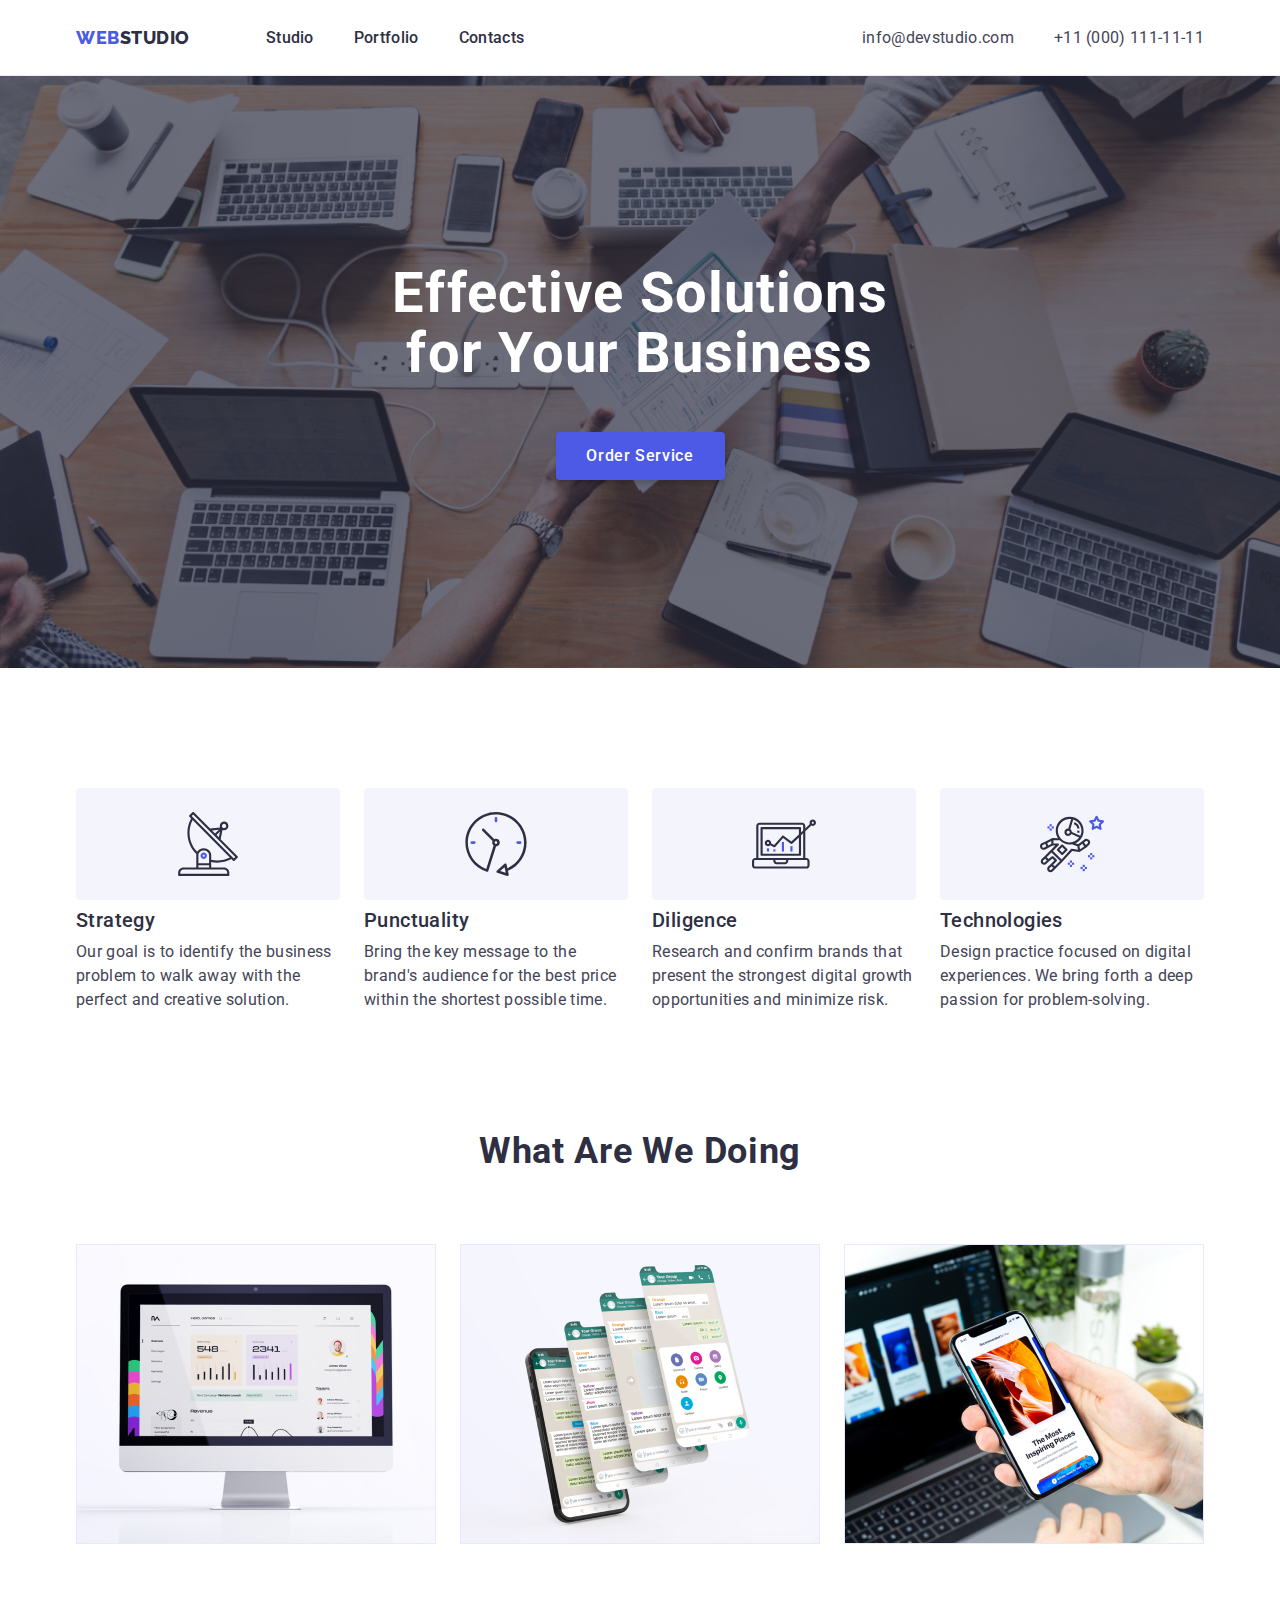
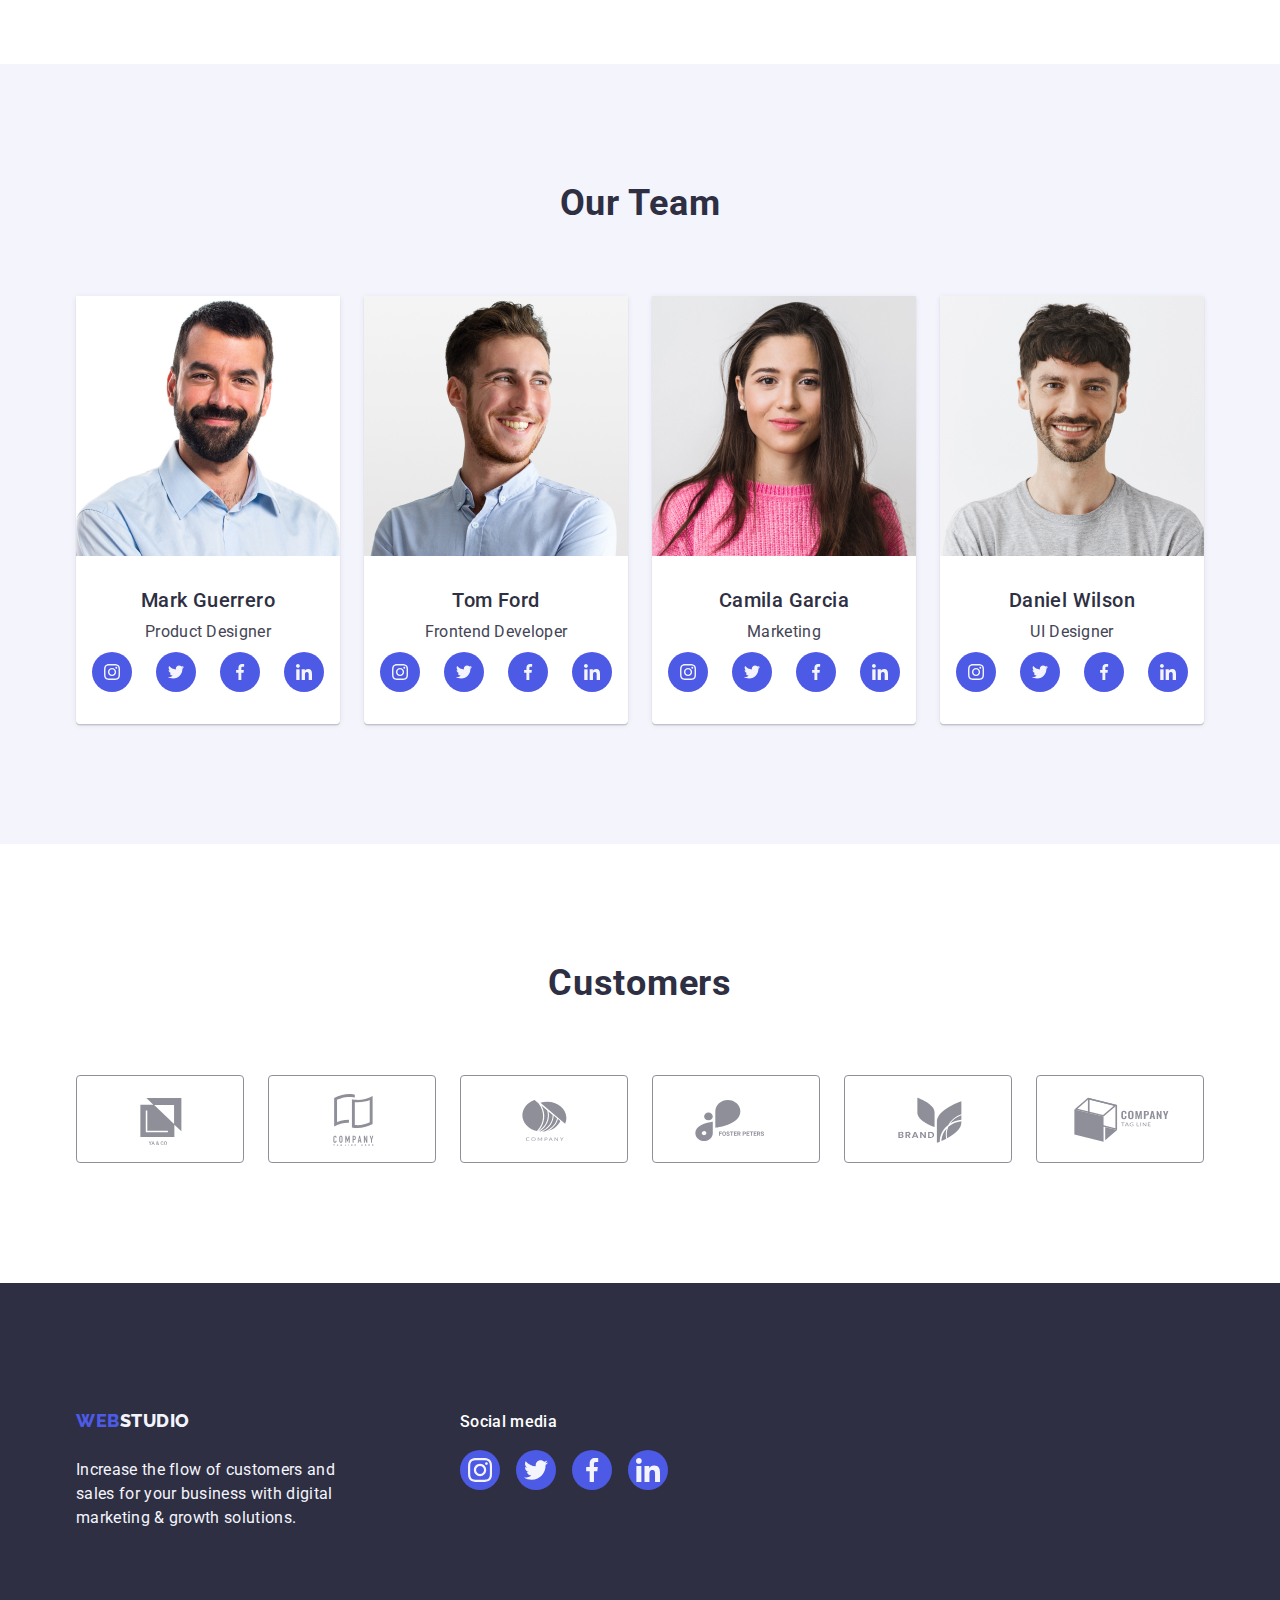
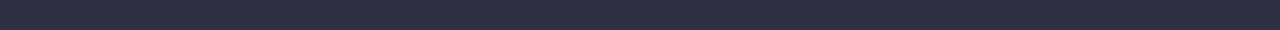
<file: index.html>
<!DOCTYPE html>
<html lang="en">
  <head>
    <meta charset="UTF-8" />
    <meta http-equiv="X-UA-Compatible" content="IE=edge" />
    <meta name="viewport" content="width=device-width, initial-scale=1.0" />
    <title>WebStudio</title>
    <link
      rel="stylesheet"
      href="https://cdnjs.cloudflare.com/ajax/libs/modern-normalize/1.1.0/modern-normalize.min.css"
    />
    <link rel="stylesheet" href="./css/styles.css" />
    <link rel="preconnect" href="https://fonts.googleapis.com" />
    <link rel="preconnect" href="https://fonts.gstatic.com" crossorigin />
    <link
      href="https://fonts.googleapis.com/css2?family=Raleway:wght@800&family=Roboto:wght@400;500;700;900&display=swap"
      rel="stylesheet"
    />
  </head>
  <body>
    <header class="header-border">
      <div class="container header-container">
        <nav class="list header-nav">
          <a href="./index.html" class="logo-link link"
            >Web<span class="studio">Studio</span></a
          >

          <ul class="header-list list">
            <li>
              <a class="menu-link link header-nav-link" href="./index.html"
                >Studio</a
              >
            </li>
            <li>
              <a class="menu-link link header-nav-link" href="./portfolio.html"
                >Portfolio</a
              >
            </li>
            <li>
              <a class="menu-link link header-nav-link" href="">Contacts</a>
            </li>
          </ul>
        </nav>
        <address class="contact list">
          <ul class="contact list">
            <li>
              <a
                class="contact-link link header-nav-link"
                href="mailto:info@devstudio.com"
                >info@devstudio.com</a
              >
            </li>
            <li>
              <a
                class="contact-link link header-nav-link"
                href="tel:+110001111111"
                >+11 (000) 111-11-11</a
              >
            </li>
          </ul>
        </address>
      </div>
    </header>
    <main>
      <!-- Секция-1  -->
      <section class="first-s section-order">
        <div class="container">
          <h1 class="sectionh order-cotainer">
            Effective Solutions for Your Business
          </h1>
          <button class="btn-order order-cotainer" type="button">
            Order Service
          </button>
        </div>
      </section>
      <!-- Секция-2  -->
      <section class="section">
        <div class="container">
          <h2 class="visually-hidden">Section2</h2>
          <ul class="list section-info">
            <li class="section-info-list">
              <div class="section-list">
                <svg class="svg" width="64" height="64">
                  <use href="./images/icons.svg#icon-antenna"></use>
                </svg>
              </div>
              <h3 class="sectionhhh">Strategy</h3>
              <p class="info-p">
                Our goal is to identify the business problem to walk away with
                the perfect and creative solution.
              </p>
            </li>
            <li class="section-info-list">
              <div class="section-list">
                <svg class="svg" width="64" height="64">
                  <use href="./images/icons.svg#icon-clock"></use>
                </svg>
              </div>
              <h3 class="sectionhhh">Punctuality</h3>
              <p class="info-p">
                Bring the key message to the brand's audience for the best price
                within the shortest possible time.
              </p>
            </li>
            <li class="section-info-list">
              <div class="section-list">
                <svg class="svg" width="64" height="64">
                  <use href="./images/icons.svg#icon-diagram"></use>
                </svg>
              </div>
              <h3 class="sectionhhh">Diligence</h3>
              <p class="info-p">
                Research and confirm brands that present the strongest digital
                growth opportunities and minimize risk.
              </p>
            </li>
            <li class="section-info-list">
              <div class="section-list">
                <svg class="svg" width="64" height="64">
                  <use href="./images/icons.svg#icon-astronaut"></use>
                </svg>
              </div>
              <h3 class="sectionhhh">Technologies</h3>
              <p class="info-p">
                Design practice focused on digital experiences. We bring forth a
                deep passion for problem-solving.
              </p>
            </li>
          </ul>
        </div>
      </section>
      <!-- Секция-3  -->
      <section class="section section-fall">
        <div class="container">
          <h2 class="secthh list">What are we doing</h2>
          <ul class="team-list list">
            <li class="img-list">
              <img
                src="./images/computer.jpg"
                alt="computer"
                width="360"
                height="300"
              />
            </li>
            <li class="img-list">
              <img
                src="./images/site.jpg"
                alt="iphone"
                width="360"
                height="300"
              />
            </li>
            <li class="img-list">
              <img
                src="./images/phone.jpg"
                alt="computer and iphone"
                width="360"
                height="300"
              />
            </li>
          </ul>
        </div>
      </section>
      <!-- Секция-4  -->
      <section class="sectionteam section">
        <div class="container">
          <h2 class="secthh list">Our Team</h2>
          <ul class="team-list list">
            <li class="team-back">
              <img src="./images/mark.jpg" alt="defect" width="264" />
              <div class="worker">
                <h3 class="section-name">Mark Guerrero</h3>
                <p class="info-page">Product Designer</p>
                <ul class="list social-list">
                  <li class="social-list-item">
                    <a href="" class="btn-link">
                      <svg class="team-svg" width="16" height="16">
                        <use href="./images/icons.svg#icon-instagram"></use>
                      </svg>
                    </a>
                  </li>
                  <li class="social-list-item">
                    <a href="" class="btn-link">
                      <svg class="team-svg" width="16" height="16">
                        <use href="./images/icons.svg#icon-twitter"></use>
                      </svg>
                    </a>
                  </li>
                  <li class="social-list-item">
                    <a href="" class="btn-link">
                      <svg class="team-svg" width="16" height="16">
                        <use href="./images/icons.svg#icon-facebook"></use>
                      </svg>
                    </a>
                  </li>
                  <li class="social-list-item">
                    <a href="" class="btn-link">
                      <svg class="team-svg" width="16" height="16">
                        <use href="./images/icons.svg#icon-linkedin"></use>
                      </svg>
                    </a>
                  </li>
                </ul>
              </div>
            </li>
            <li class="team-back">
              <img src="./images/tom.jpg" alt="defect" width="264" />
              <div class="worker">
                <h3 class="section-name">Tom Ford</h3>
                <p class="info-page">Frontend Developer</p>
                <ul class="list social-list">
                  <li class="social-list-item">
                    <a href="" class="btn-link">
                      <svg class="team-svg" width="16" height="16">
                        <use href="./images/icons.svg#icon-instagram"></use>
                      </svg>
                    </a>
                  </li>
                  <li class="social-list-item">
                    <a href="" class="btn-link">
                      <svg class="team-svg" width="16" height="16">
                        <use href="./images/icons.svg#icon-twitter"></use>
                      </svg>
                    </a>
                  </li>
                  <li class="social-list-item">
                    <a href="" class="btn-link">
                      <svg class="team-svg" width="16" height="16">
                        <use href="./images/icons.svg#icon-facebook"></use>
                      </svg>
                    </a>
                  </li>
                  <li class="social-list-item">
                    <a href="" class="btn-link">
                      <svg class="team-svg" width="16" height="16">
                        <use href="./images/icons.svg#icon-linkedin"></use>
                      </svg>
                    </a>
                  </li>
                </ul>
              </div>
            </li>
            <li class="team-back">
              <img src="./images/camila.jpg" alt="defect" width="264" />
              <div class="worker">
                <h3 class="section-name">Camila Garcia</h3>
                <p class="info-page">Marketing</p>
                <ul class="list social-list">
                  <li class="social-list-item">
                    <a href="" class="btn-link">
                      <svg class="team-svg" width="16" height="16">
                        <use href="./images/icons.svg#icon-instagram"></use>
                      </svg>
                    </a>
                  </li>
                  <li class="social-list-item">
                    <a href="" class="btn-link">
                      <svg class="team-svg" width="16" height="16">
                        <use href="./images/icons.svg#icon-twitter"></use>
                      </svg>
                    </a>
                  </li>
                  <li class="social-list-item">
                    <a href="" class="btn-link">
                      <svg class="team-svg" width="16" height="16">
                        <use href="./images/icons.svg#icon-facebook"></use>
                      </svg>
                    </a>
                  </li>
                  <li class="social-list-item">
                    <a href="" class="btn-link">
                      <svg class="team-svg" width="16" height="16">
                        <use href="./images/icons.svg#icon-linkedin"></use>
                      </svg>
                    </a>
                  </li>
                </ul>
              </div>
            </li>
            <li class="team-back">
              <img src="./images/daniel.jpg" alt="defect" width="264" />
              <div class="worker">
                <h3 class="section-name">Daniel Wilson</h3>
                <p class="info-page">UI Designer</p>
                <ul class="list social-list">
                  <li class="social-list-item">
                    <a href="" class="btn-link">
                      <svg class="team-svg" width="16" height="16">
                        <use href="./images/icons.svg#icon-instagram"></use>
                      </svg>
                    </a>
                  </li>
                  <li class="social-list-item">
                    <a href="" class="btn-link">
                      <svg class="team-svg" width="16" height="16">
                        <use href="./images/icons.svg#icon-twitter"></use>
                      </svg>
                    </a>
                  </li>
                  <li class="social-list-item">
                    <a href="" class="btn-link">
                      <svg class="team-svg" width="16" height="16">
                        <use href="./images/icons.svg#icon-facebook"></use>
                      </svg>
                    </a>
                  </li>
                  <li class="social-list-item">
                    <a href="" class="btn-link">
                      <svg class="team-svg" width="16" height="16">
                        <use href="./images/icons.svg#icon-linkedin"></use>
                      </svg>
                    </a>
                  </li>
                </ul>
              </div>
            </li>
          </ul>
        </div>
      </section>
      <!-- Customers  -->
      <section class="section sec">
        <div class="container">
          <h2 class="secthh list customer">Customers</h2>
          <ul class="list customer-sec">
            <li class="footer-list">
              <a href="" class="customer-link link">
                <svg class="customer-svg" width="104" height="56">
                  <use href="./images/icons.svg#icon-yaco"></use>
                </svg>
              </a>
            </li>
            <li class="footer-list">
              <a href="" class="customer-link link">
                <svg class="customer-svg" width="104" height="56">
                  <use href="./images/icons.svg#icon-cth"></use>
                </svg>
              </a>
            </li>
            <li class="footer-list">
              <a href="" class="customer-link link">
                <svg class="customer-svg" width="104" height="56">
                  <use href="./images/icons.svg#icon-company"></use>
                </svg>
              </a>
            </li>
            <li class="footer-list">
              <a href="" class="customer-link link">
                <svg class="customer-svg" width="104" height="56">
                  <use href="./images/icons.svg#icon-foster"></use>
                </svg>
              </a>
            </li>
            <li class="footer-list">
              <a href="" class="customer-link link">
                <svg class="customer-svg" width="104" height="56">
                  <use href="./images/icons.svg#icon-brand"></use>
                </svg>
              </a>
            </li>
            <li class="footer-list">
              <a href="" class="customer-link link">
                <svg class="customer-svg" width="104" height="56">
                  <use href="./images/icons.svg#icon-ctl"></use>
                </svg>
              </a>
            </li>
          </ul>
        </div>
      </section>
    </main>
    <!-- End  -->
    <footer class="end">
      <div class="container sec-footer">
        <div class="foot-div">
          <a class="logo-link link footer-logo" href="./index.html"
            >Web<span class="st-footer">Studio</span></a
          >
          <p class="footend">
            Increase the flow of customers and sales for your business with
            digital marketing & growth solutions.
          </p>
        </div>
        <div>
          <p class="social-media">Social media</p>
          <ul class="social-list foot-list list">
            <li class="social-list">
              <a href="" class="btn-link btn-link-footer">
                <svg class="use-sec-footer" width="24" height="24">
                  <use href="./images/icons.svg#icon-instagram"></use>
                </svg>
              </a>
            </li>
            <li class="social-list">
              <a href="" class="btn-link btn-link-footer">
                <svg class="use-sec-footer" width="24" height="24">
                  <use href="./images/icons.svg#icon-twitter"></use>
                </svg>
              </a>
            </li>
            <li class="social-list">
              <a href="" class="btn-link btn-link-footer">
                <svg class="use-sec-footer" width="24" height="24">
                  <use href="./images/icons.svg#icon-facebook"></use>
                </svg>
              </a>
            </li>
            <li class="social-list">
              <a href="" class="btn-link btn-link-footer">
                <svg class="use-sec-footer" width="24" height="24">
                  <use href="./images/icons.svg#icon-linkedin"></use>
                </svg>
              </a>
            </li>
          </ul>
        </div>
      </div>
    </footer>
  </body>
</html>
</file>
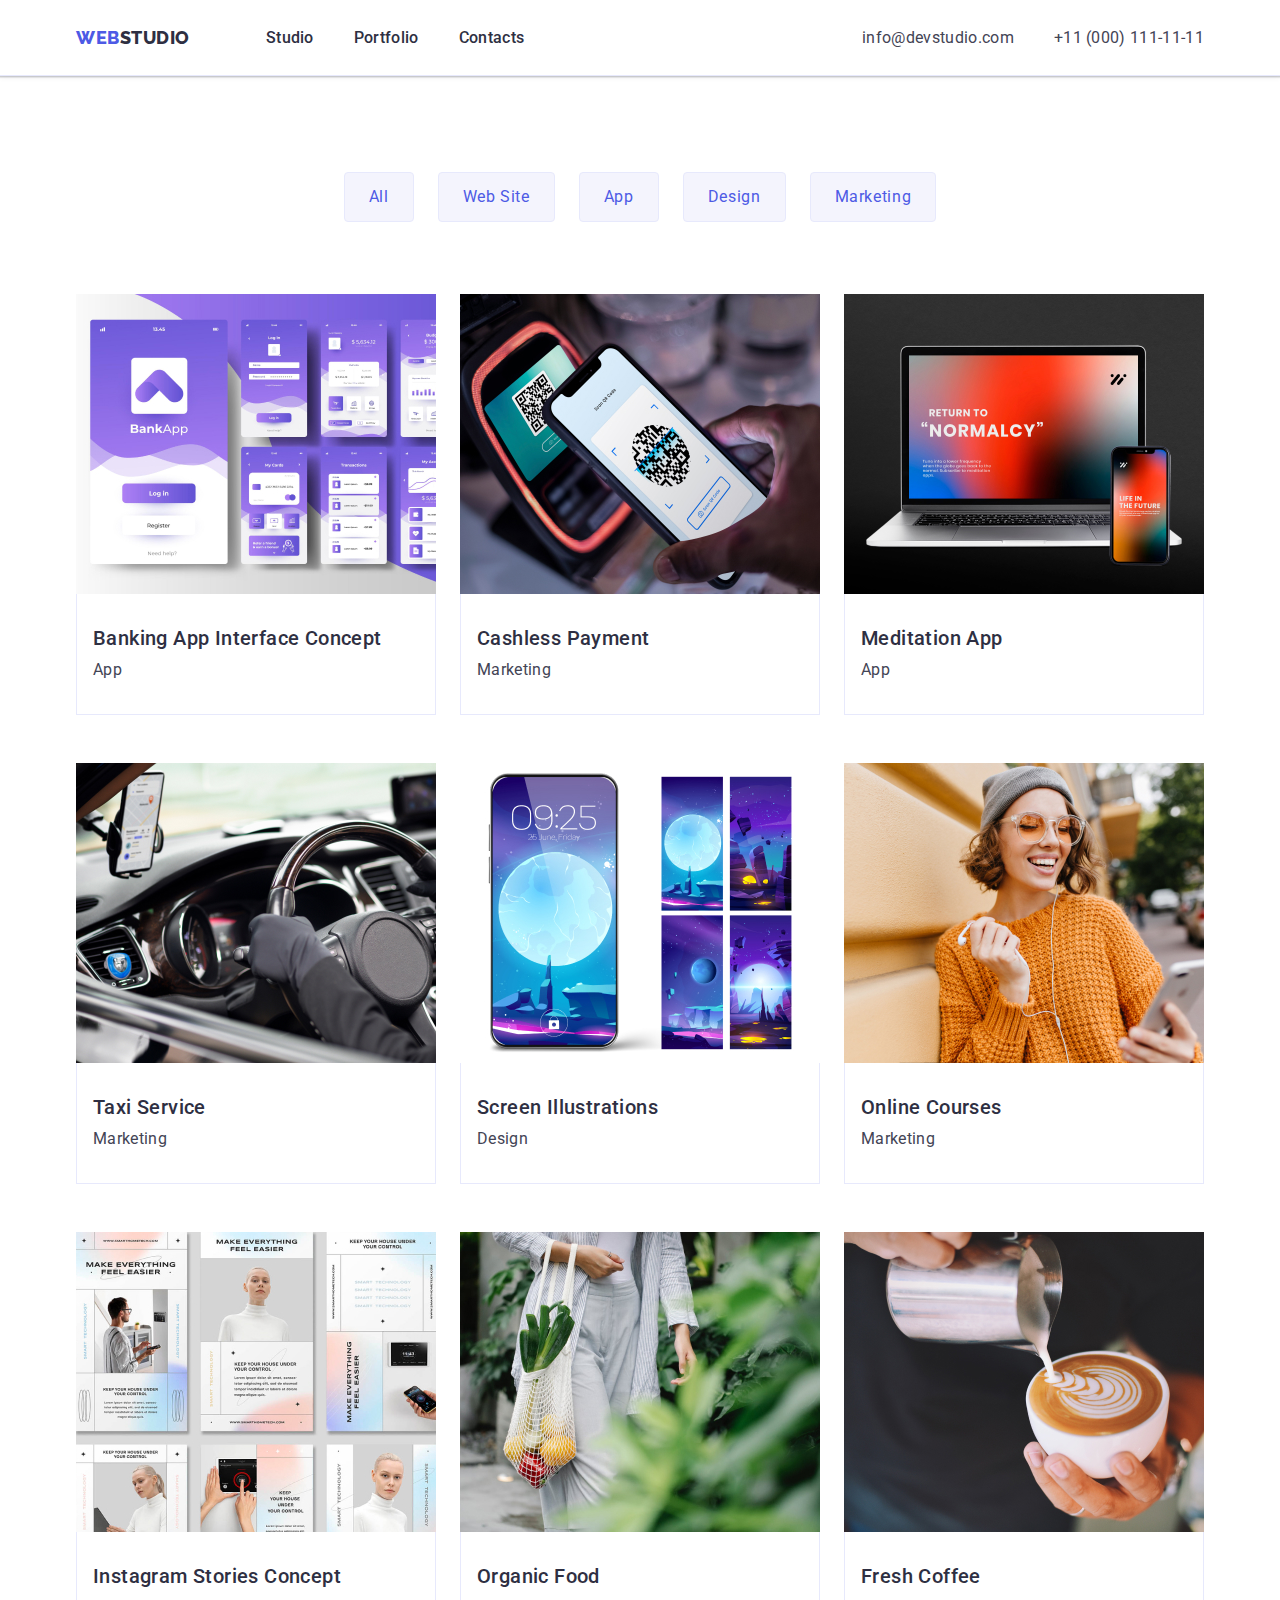
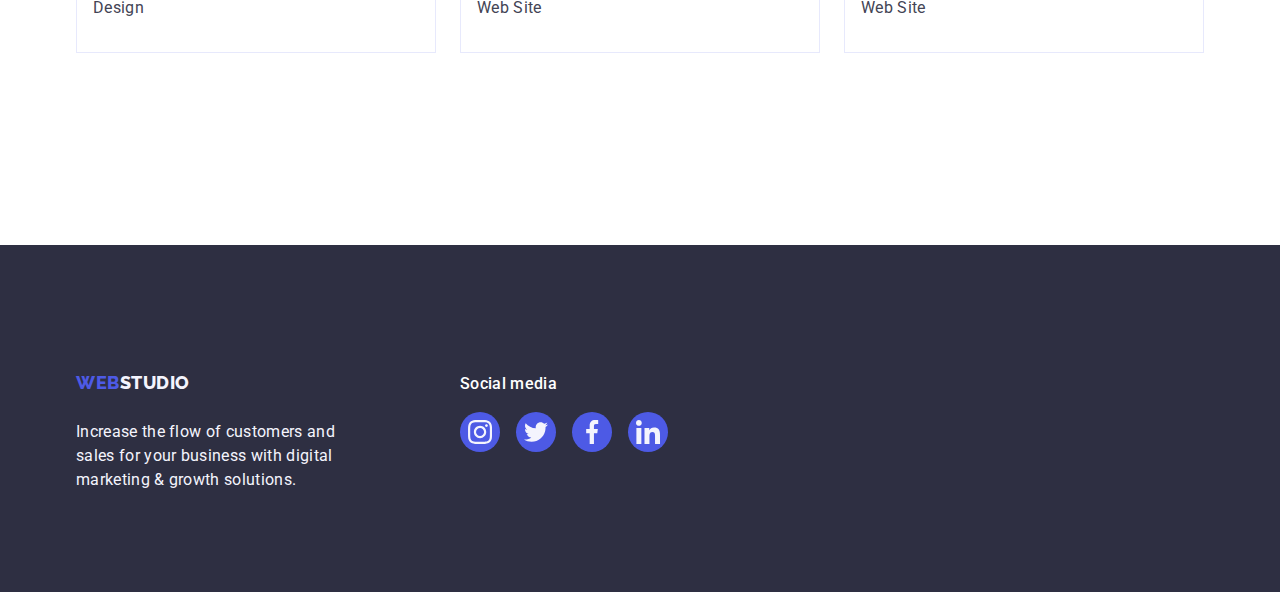
<file: portfolio.html>
<!DOCTYPE html>
<html lang="en">
  <head>
    <meta charset="UTF-8" />
    <meta http-equiv="X-UA-Compatible" content="IE=edge" />
    <meta name="viewport" content="width=device-width, initial-scale=1.0" />
    <title>Portfolio</title>
    <link
      rel="stylesheet"
      href="https://cdnjs.cloudflare.com/ajax/libs/modern-normalize/1.1.0/modern-normalize.min.css"
    />
    <link rel="stylesheet" href="./css/styles.css" />
    <link rel="preconnect" href="https://fonts.googleapis.com" />
    <link rel="preconnect" href="https://fonts.gstatic.com" crossorigin />
    <link
      href="https://fonts.googleapis.com/css2?family=Raleway:wght@800&family=Roboto:wght@400;500;700;900&display=swap"
      rel="stylesheet"
    />
  </head>
  <body>
    <header class="header-border">
      <div class="container header-container">
        <nav class="list header-nav">
          <a
            class="logo-link link header-nav-link margin-logo"
            href="./index.html"
            >Web<span class="studio">Studio</span></a
          >

          <ul class="header-list list">
            <li>
              <a class="menu-link link header-nav-link" href="./index.html"
                >Studio</a
              >
            </li>
            <li>
              <a class="menu-link link header-nav-link" href="./portfolio.html"
                >Portfolio</a
              >
            </li>
            <li>
              <a class="menu-link link header-nav-link" href="">Contacts</a>
            </li>
          </ul>
        </nav>
        <address class="contact list">
          <ul class="list contact list">
            <li>
              <a
                class="contact-link link header-nav-link"
                href="mailto:info@devstudio.com"
                >info@devstudio.com</a
              >
            </li>
            <li>
              <a
                class="contact-link link header-nav-link"
                href="tel:+110001111111"
                >+11 (000) 111-11-11</a
              >
            </li>
          </ul>
        </address>
      </div>
    </header>
    <main>
      <section class="section-all-btn">
        <div class="container">
          <h1 class="visually-hidden">Sec1</h1>
          <ul class="list btnflex">
            <li><button type="button" class="btn-all">All</button></li>
            <li><button type="button" class="btn-all">Web Site</button></li>
            <li><button type="button" class="btn-all">App</button></li>
            <li><button type="button" class="btn-all">Design</button></li>
            <li><button type="button" class="btn-all">Marketing</button></li>
          </ul>
          <ul class="list photos">
            <li class="portfolio-list">
              <a href="" class="portfolio-link link"
                ><img
                  src="./images/bank.jpg"
                  alt="app"
                  width="360"
                  height="300"
                />
                <div class="portfolio-photos">
                  <h2 class="images-text">Banking App Interface Concept</h2>
                  <p class="images-dev">App</p>
                </div>
              </a>
            </li>
            <li class="portfolio-list">
              <a href="" class="portfolio-link link">
                <img
                  src="./images/pay.jpg"
                  alt="iphone"
                  width="360"
                  height="300"
                />
                <div class="portfolio-photos">
                  <h2 class="images-text">Cashless Payment</h2>
                  <p class="images-dev">Marketing</p>
                </div>
              </a>
            </li>
            <li class="portfolio-list">
              <a href="" class="portfolio-link link">
                <img
                  src="./images/meditation.jpg"
                  alt="laptop"
                  width="360"
                  height="300"
                />
                <div class="portfolio-photos">
                  <h2 class="images-text">Meditation App</h2>
                  <p class="images-dev">App</p>
                </div>
              </a>
            </li>
            <li class="portfolio-list">
              <a href="" class="portfolio-link link">
                <img
                  src="./images/cars.jpg"
                  alt="car"
                  width="360"
                  height="300"
                />
                <div class="portfolio-photos">
                  <h2 class="images-text">Taxi Service</h2>
                  <p class="images-dev">Marketing</p>
                </div>
              </a>
            </li>
            <li class="portfolio-list">
              <a href="" class="portfolio-link link">
                <img
                  src="./images/wallpaper.jpg"
                  alt="iphone"
                  width="360"
                  height="300"
                />
                <div class="portfolio-photos">
                  <h2 class="images-text">Screen Illustrations</h2>
                  <p class="images-dev">Design</p>
                </div>
              </a>
            </li>
            <li class="portfolio-list">
              <a href="" class="portfolio-link link">
                <img
                  src="./images/people.jpg"
                  alt="the girl is holding the phone"
                  width="360"
                  height="300"
                />
                <div class="portfolio-photos">
                  <h2 class="images-text">Online Courses</h2>
                  <p class="images-dev">Marketing</p>
                </div>
              </a>
            </li>
            <li class="portfolio-list">
              <a href="" class="portfolio-link link">
                <img
                  src="./images/instagram.jpg"
                  alt="app"
                  width="360"
                  height="300"
                />
                <div class="portfolio-photos">
                  <h2 class="images-text">Instagram Stories Concept</h2>
                  <p class="images-dev">Design</p>
                </div>
              </a>
            </li>
            <li class="portfolio-list">
              <a href="" class="portfolio-link link">
                <img
                  src="./images/food.jpg"
                  alt="Food"
                  width="360"
                  height="300"
                />
                <div class="portfolio-photos">
                  <h2 class="images-text">Organic Food</h2>
                  <p class="images-dev">Web Site</p>
                </div>
              </a>
            </li>
            <li class="portfolio-list">
              <a href="" class="portfolio-link link">
                <img
                  src="./images/cofe.jpg"
                  alt="Coffe"
                  width="360"
                  height="300"
                />
                <div class="portfolio-photos">
                  <h2 class="images-text">Fresh Coffee</h2>
                  <p class="images-dev">Web Site</p>
                </div>
              </a>
            </li>
          </ul>
        </div>
      </section>
    </main>
    <!-- End  -->
    <footer class="end">
      <div class="container sec-footer">
        <div class="foot-div">
          <a class="logo-link link footer-logo" href="./index.html"
            >Web<span class="st-footer">Studio</span></a
          >
          <p class="footend">
            Increase the flow of customers and sales for your business with
            digital marketing & growth solutions.
          </p>
        </div>
        <div>
          <p class="social-media">Social media</p>
          <ul class="social-list foot-list list">
            <li class="social-list">
              <a href="" class="btn-link btn-link-footer">
                <svg class="use-sec-footer" width="24" height="24">
                  <use href="./images/icons.svg#icon-instagram"></use>
                </svg>
              </a>
            </li>
            <li class="social-list">
              <a href="" class="btn-link btn-link-footer">
                <svg class="use-sec-footer" width="24" height="24">
                  <use href="./images/icons.svg#icon-twitter"></use>
                </svg>
              </a>
            </li>
            <li class="social-list">
              <a href="" class="btn-link btn-link-footer">
                <svg class="use-sec-footer" width="24" height="24">
                  <use href="./images/icons.svg#icon-facebook"></use>
                </svg>
              </a>
            </li>
            <li class="social-list">
              <a href="" class="btn-link btn-link-footer">
                <svg class="use-sec-footer" width="24" height="24">
                  <use href="./images/icons.svg#icon-linkedin"></use>
                </svg>
              </a>
            </li>
          </ul>
        </div>
      </div>
    </footer>
  </body>
</html>
</file>
<file: css/styles.css>
:root {
    --back-cl: #FFFFFF;
    --text-cl: #4d5ae5;
    --logo-span: #2e2f42;
    --hover-cl: #404bbf;
    --contact-cl: #434455;
    --back-btn-cl: #f4f4fd;
    --icon-color:#afb1b8;
}

.btn-all {
    display: block;
    font-family: "Roboto", sans-serif;
    font-weight: 500px;
    font-size: 16px;
    line-height: 1.5;
    border: 1px solid #E7E9FC;
    border-radius: 4px;
    letter-spacing: 0.04em;
    color: var(--text-cl);
    background-color: var(--back-btn-cl);
    cursor: pointer;
    padding: 12px 24px;
}

.images-text {
    font-weight: 500;
    font-size: 20px;
    line-height: 1.2;
    letter-spacing: 0.02em;
    color: var(--logo-span);
    margin-bottom: 8px;
}

.images-dev {
    font-size: 16px;
    line-height: 1.5;
    letter-spacing: 0.02em;
    color: var(--contact-cl);
}

.btn-all:hover,
.btn-all:focus {
    color: var(--back-cl);
    background-color: var(--hover-cl);
    border: 1px solid transparent;
    box-shadow: 0px 3px 1px rgba(0, 0, 0, 0.1),
                0px 2px 1px rgba(0, 0, 0, 0.08),
                0px 2px 2px rgba(0, 0, 0, 0.12);
}

body {
    font-family: "Roboto", sans-serif;
    color: var(--contact-cl);
    background-color: var(--back-cl);
}

.logo-link {
    display: inline-block;
    margin-right: 76px;
    padding-top: 24px;
    padding-bottom: 24px;

    font-family: "Raleway", sans-serif;
    font-weight: 800;
    font-size: 18px;
    line-height: 1.5;
    letter-spacing: 0.03em;
    text-transform: uppercase;
    color: var(--text-cl);
}

.link {
    text-decoration: none;
}

.studio {
    color: var(--logo-span);
}

.list {
    list-style: none;
    padding: 0px;
    margin: 0px;
}

.menu-link {
    display: inline-block;
    padding-top: 24px;
    padding-bottom: 24px;

    font-weight: 500;
    font-size: 16px;
    line-height: 1.5;
    letter-spacing: 0.02em;
    color: var(--logo-span);
}

.menu-link:hover,
.menu-link:focus {
    color: var(--hover-cl);

}

.contact {
    display: flex;
    margin-left: auto;
    gap: 40px;
    font-style: normal;
}

.contact-link {
    display: inline-block;
    padding-top: 24px;
    padding-bottom: 24px;

    font-size: 16px;
    line-height: 1.5;
    letter-spacing: 0.02em;
    color: var(--contact-cl);
}

.contact-link:hover,
.contact-link:focus {
    color: var(--hover-cl);
}

.first-s {
    background-image: linear-gradient(rgba(46, 47, 66, 0.7), rgba(46, 47, 66, 0.7)), url(../images/people_office.jpg);

    background-repeat: no-repeat;
    background-position: center;
    background-size: cover;
    max-width: 1440px;
    max-height: 600px;
    margin: 0 auto;
}

.sectionh {
    font-size: 56px;
    line-height: 1.07;
    text-align: center;
    letter-spacing: 0.02em;
    color: var(--back-cl);
    max-width: 496px;
    margin-bottom: 48px;
}

.section{
    padding-top: 120px;
    padding-bottom: 120px;
}

.order-cotainer {
    margin-left: auto;
    margin-right: auto;
}

.btn-order {
    display: block;
    background-color: #4D5AE5;
    font-family: "Roboto", sans-serif;
    font-weight: 500;
    font-size: 16px;
    line-height: 1.5;
    letter-spacing: 0.04em;
    box-shadow: 0px 4px 4px rgba(0, 0, 0, 0.15);
    border-radius: 4px;
    border: 0px;
    color: var(--back-cl);
    cursor: pointer;
    min-width: 169px;
    min-height: 56px;
    min-height: 4px;
    padding: 12px;
}

.btn-order:hover,
.btn-order:focus {
    color: var(--back-cl);
    background-color: var(--hover-cl);
}

.visually-hidden{
    position: absolute;
    width: 1px;
    height: 1px;
    margin: -1px;
    border: 0px;
    padding: 0px;
    white-space: nowrap;
    clip-path: inset(100%);
    clip: rect(0 0 0 0);
    overflow: hidden;
}

.sectionhhh {
    font-weight: 500;
    font-size: 20px;
    line-height: 1.2;
    letter-spacing: 0.02em;
    color: var(--logo-span);
    margin-bottom: 8px;
}

.info-p {
    font-size: 16px;
    line-height: 1.5;
    letter-spacing: 0.02em;
    color: var(--contact-cl);
    width: 264px;
}

.info-page {
    font-size: 16px;
    line-height: 1.5;
    letter-spacing: 0.02em;
    color: var(--contact-cl);
    text-align: center;
    margin-bottom: 8px;
}

.section-name {
    font-weight: 500;
    font-size: 20px;
    line-height: 1.2;
    letter-spacing: 0.02em;
    color: var(--logo-span);
    margin-bottom: 8px;
    text-align: center;
}

.secthh {
    font-size: 36px;
    line-height: 1.11;
    text-align: center;
    letter-spacing: 0.02em;
    text-transform: capitalize;
    color: var(--logo-span);
    margin-bottom: 72px;
}

.sectionteam {
    background-color: var(--back-btn-cl);
}

.team-back {
    background-color: #FFFFFF;
    width: calc((100% - 72px) / 4);
    box-shadow: 0px 1px 6px rgba(46, 47, 66, 0.08), 0px 1px 1px rgba(46, 47, 66, 0.16), 0px 2px 1px rgba(46, 47, 66, 0.08);
    border-radius: 0px 0px 4px 4px;
}

.end {
    background-color: var(--logo-span);
    padding: 100px 0;
}

.st-footer {
    color: var(--back-btn-cl);
}

.footend {
    font-family: 'Roboto', sans-serif;
    font-style: normal;
    margin: 0;
    font-weight: 400;
    font-size: 16px;
    line-height: 24px;
    letter-spacing: 0.02em;
    color: var(--back-btn-cl);
    width: 264px;
}

.container{
    width: 1158px;
    margin-left: auto;
    margin-right: auto;
    padding-left: 15px;
    padding-right:15px ;
    align-items: center;
}

h1, h2, h3,h4,h5,h6,p{
    margin: 0;
}

ul,ol{
    margin: 0;
    padding: 0;
}

img{
    display: block;
    max-width: 100%;
    height: auto;
}

.header-container{
    display: flex;
}

.header-border{
    border-bottom: 1px solid #e7e9fc;
    box-shadow: 0px 2px 1px rgba(46, 47, 66, 0.08),
                0px 1px 1px rgba(46, 47, 66, 0.16),
                0px 1px 6px rgba(46, 47, 66, 0.08);;
}

.header-nav{
    display: flex;
    margin-right: auto;
    align-items: center;
}

.header-list{
    display: flex;
    align-items: center;
    gap: 40px;
}

.contact-list{
    display: flex;
    align-items: center;
    gap: 40px;
}

.header-nav-link{
    display: block;
    padding-top: 24px;
    padding-bottom: 24px;
}

.margin-logo{
    margin-right: 76px;
}

.section-order{
    padding-top: 188px;
    padding-bottom: 188px;
}

.section-info{
    display: flex;
    gap: 24px;
}

.section-fall{
    padding-top: 0px;
}

.team-list {
    display: flex;
    gap: 24px;
}

.footer-logo{
    display: inline-block;
}

.btnflex{
    display: flex;
    gap: 24px;
    justify-content: center;
    margin-bottom: 72px;
}

.photos{
    display: flex;
    flex-wrap: wrap;
    row-gap: 48px;
    column-gap: 24px;
    margin-bottom: 72px;
}

.section-all-btn{
   padding-top: 96px;
   padding-bottom: 120px; 
}

.section-info-list{
    width: calc((100% - 72px) / 4);
}

.img-list{
    width: calc((100% - 48px) / 3);
}

.worker{
    padding: 32px 0px;
    border-radius: 0px 0px 4px 4px;
}

.portfolio-list{
    width: calc((100% - 48px) / 3);
}

.portfolio-link{
    display: block;
}

.portfolio-link:hover,
.portfolio-link:focus {

    box-shadow: 0px 1px 6px rgba(46, 47, 66, 0.08),
        0px 1px 1px rgba(46, 47, 66, 0.16),
        0px 2px 1px rgba(46, 47, 66, 0.08);
}

.portfolio-list:hover,
.portfolio-list:focus {
    box-shadow: 0px 1px 6px rgba(46, 47, 66, 0.08), 0px 1px 1px rgba(46, 47, 66, 0.16), 0px 2px 1px rgba(46, 47, 66, 0.08);
}

.portfolio-photos{
    padding: 32px 16px;
    border: 1px solid #e7e9fc;
    border-top: none;
}

.section-list{
    display: flex;
    align-items: center;
    justify-content: center;
    width: 264px;
    height: 112px;
    background-color: #F4F4FD;
    margin-bottom: 8px;
    border-radius: 4px;
}

.team-svg{
    fill:var(--back-btn-cl);
}

.social-list{
   display: flex;
   justify-content: center;
   gap: 24px; 
}

.social-list-item{
    width: 40px;
    height: 40px;
}

.btn-link{
    display: flex;
    justify-content: center;
    align-items: center;
    width: 40px;
    height: 40px;
    background-color: var(--text-cl);
    border-radius: 50%;
    border: 0;
}

.btn-link:hover, .btn-link:focus{
    background-color: var(--hover-cl);
}

.customer-sec{
    display: flex;
    gap: 24px;
}

.customer-link{
    display: flex;
    width: 100%;
    height: 100%;
    border: 1px solid #8E8F99;
    border-radius: 4px;
    gap: 24px;
    justify-content: center;
    align-items: center;
    color: #8e8f99;
}

.customer-svg{
    fill: currentColor;
}


.customer-link:hover,
.customer-link:focus{
    color: #8e8f99;
    border-color: #404BBF;
    color: #404BBf;
}

.sec-footer{
    display: flex;
    align-items: baseline;
    margin-right: auto;
}

.foot-div{
    margin-right: 120px;
}

.social-media{
    display: inline-block;
    font-family: "Roboto", sans-serif;
    font-style: normal;
    
    font-weight: 500;
    font-size: 16px;
    line-height: 24px;
    letter-spacing: 0.02em;
    color: #FFFFFF;
    margin-bottom: 16px;
}

.btn-link-footer:focus, .btn-link-footer:hover{
    background-color: #31D0AA;
}

.foot-list{
    gap: 16px;
}

.customer{
    line-height: 1.1;
}

.footer-list{
    width: calc((100% - 120px) / 6);
    height: 88px;
}

.use-sec-footer{
    fill:var(--back-btn-cl);
}
</file>
